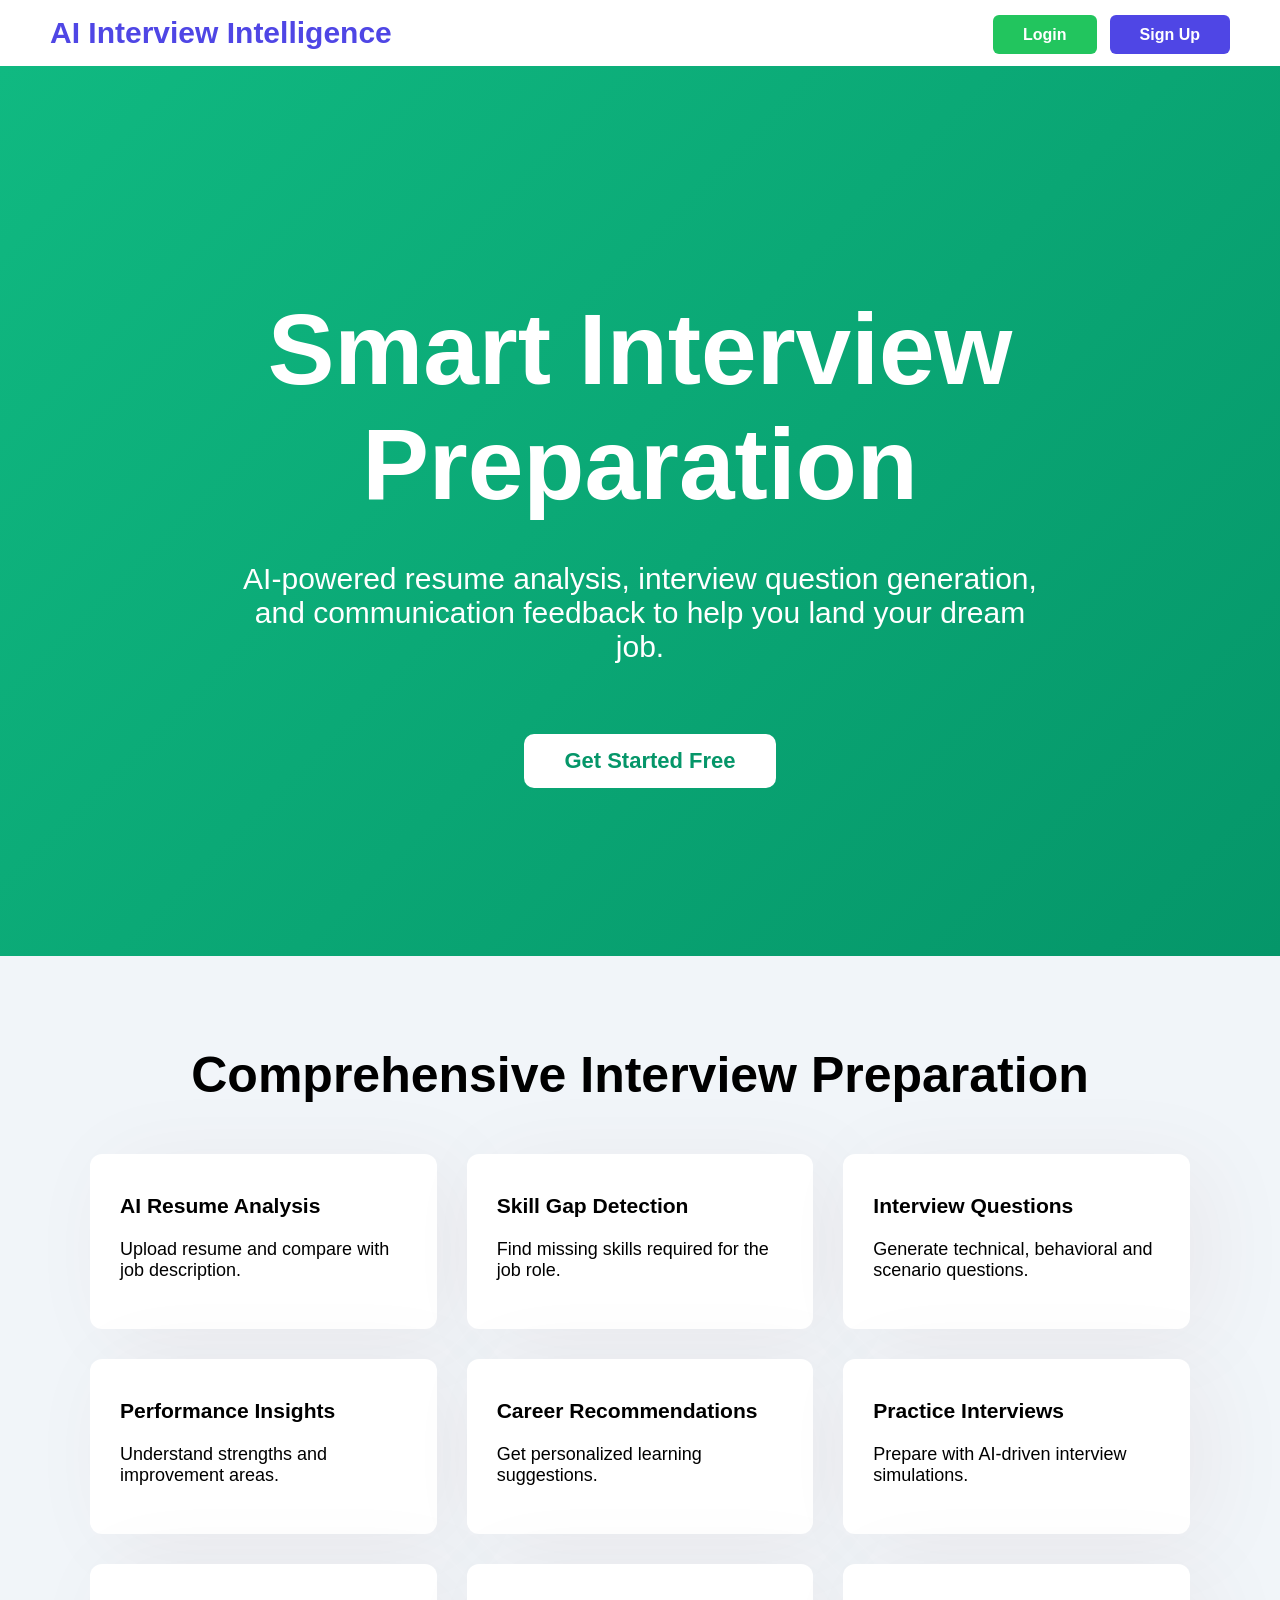
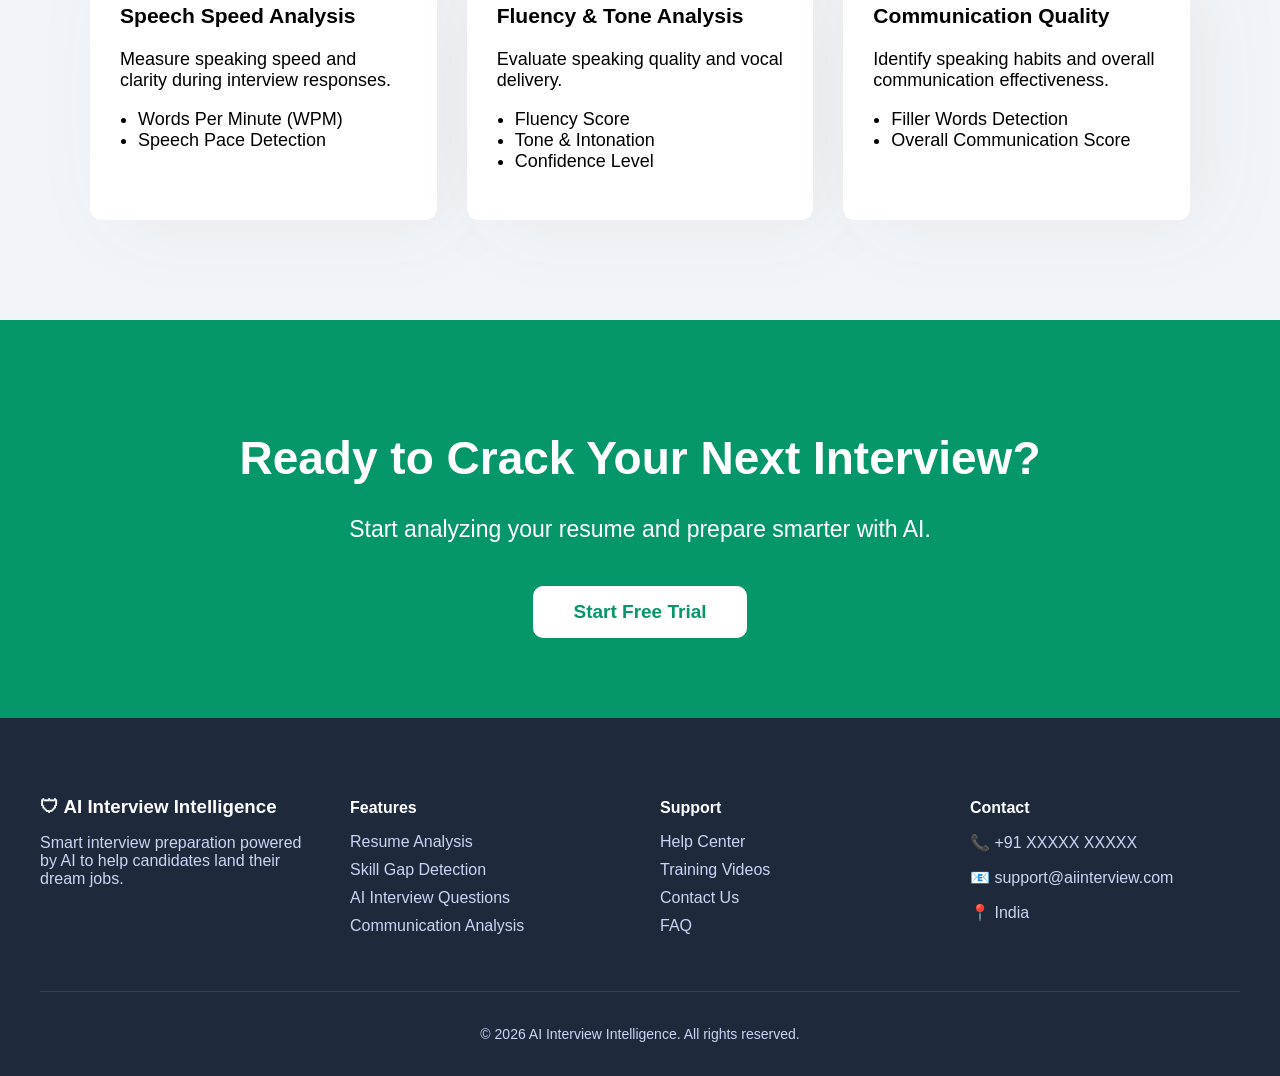
<file: frontend/index.html>
<!DOCTYPE html>
<html>
<head>

<title>AI Interview Intelligence Platform</title>
<link rel="stylesheet" href="style.css">

</head>

<body>

<!-- INTRO -->
<div id="intro">
<h1 class="intro-text">
AI Interview Intelligence
</h1>

</div>

<!-- NAVBAR -->

<div class="navbar">
<div class="logo">AI Interview Intelligence</div>

<div class="nav-buttons">
<button class="login" onclick="openLogin()">Login</button>
<button class="signup" onclick="openSignup()">Sign Up</button>
</div>
</div>

<!-- LOGIN MODAL -->

<div id="loginModal" class="modal">

<div class="modal-content">

<span class="close" onclick="closeLogin()">×</span>

<h2>Login</h2>

<div id="phoneSection">

<label>User Name</label>
<input type="text" id="loginName" placeholder="Enter Name">

<label>Mobile Number</label>
<input type="text" id="phone" placeholder="+91 12345 67890">

<button class="login-btn" onclick="sendOTP()">Send OTP</button>

<p class="signup-link">Don't have an account? <span onclick="switchToSignup()">Sign Up</span></p>


</div>

<div id="otpSection" style="display:none;">

<label>Enter OTP</label>
<input type="text" id="otp" placeholder="Enter OTP">

<button class="login-btn" onclick="verifyOTP()">Verify OTP</button>

</div>

<p class="terms">By logging in you agree to our Terms and Privacy Policy</p>

</div>

</div>


<!-- SIGNUP MODAL -->

<div id="signupModal" class="modal">

<div class="modal-content">

<span class="close" onclick="closeSignup()">×</span>

<h2>Sign Up</h2>

<label>User Name</label>
<input type="text" id="signupName" placeholder="Enter Name">

<label>Mobile Number</label>
<input type="text" id="signupPhone" placeholder="+91 12345 67890">

<label>Role</label>
<select>
<option>Select Role</option>
<option>Candidate</option>
<option>Recruiter</option>
</select>

<label>Experience</label>
<select>
<option>Select Experience</option>
<option>Fresher</option>
<option>1-3 Years</option>
<option>3+ Years</option>
</select>

<button class="signup-btn" onclick="signupUser()">Sign Up</button>
<p id="signupMessage" style="color:green;margin-top:10px;"></p>

<p class="login-link">
Already have an account?
<span onclick="switchToLogin()">Login</span>
</p>

</div>

</div>

<!-- HERO -->

<div class="hero" id="hero">

<h1>Smart Interview Preparation</h1>

<p>
AI-powered resume analysis, interview question generation,
and communication feedback to help you land your dream job.
</p>

<div class="hero-buttons">

<button class="start-btn" onclick="openLogin()">Get Started Free</button>

</div>

</div>

<!-- STATS

<div class="stats">

<div class="stat">
<h2>10,000+</h2>
<p>Resumes Analyzed</p>
</div>

<div class="stat">
<h2>95%</h2>
<p>Skill Detection Accuracy</p>
</div>

<div class="stat">
<h2>24/7</h2>
<p>AI Feedback</p>
</div>

<div class="stat">
<h2>100+</h2>
<p>Interview Topics</p>
</div>

</div> -->

<!-- FEATURES -->

<div class="features">
<div class="compre">
    <h2 style="font-size: 50px; margin-top: -10px;">Comprehensive Interview Preparation</h2>
</div>

<div class="feature-grid">

<div class="feature-card">
<h3>AI Resume Analysis</h3>
<p>Upload resume and compare with job description.</p>
</div>

<div class="feature-card">
<h3>Skill Gap Detection</h3>
<p>Find missing skills required for the job role.</p>
</div>

<div class="feature-card">
<h3>Interview Questions</h3>
<p>Generate technical, behavioral and scenario questions.</p>
</div>

<div class="feature-card">
<h3>Performance Insights</h3>
<p>Understand strengths and improvement areas.</p>
</div>

<div class="feature-card">
<h3>Career Recommendations</h3>
<p>Get personalized learning suggestions.</p>
</div>

<div class="feature-card">
<h3>Practice Interviews</h3>
<p>Prepare with AI-driven interview simulations.</p>
</div>

<div class="feature-card">
<h3>Speech Speed Analysis</h3>
<p>Measure speaking speed and clarity during interview responses.</p>
<ul style="margin-top:10px; padding-left:18px;">
<li>Words Per Minute (WPM)</li>
<li>Speech Pace Detection</li>
</ul>
</div>

<div class="feature-card">
<h3>Fluency & Tone Analysis</h3>
<p>Evaluate speaking quality and vocal delivery.</p>
<ul style="margin-top:10px; padding-left:18px;">
<li>Fluency Score</li>
<li>Tone & Intonation</li>
<li>Confidence Level</li>
</ul>
</div>

<div class="feature-card">
<h3>Communication Quality</h3>
<p>Identify speaking habits and overall communication effectiveness.</p>
<ul style="margin-top:10px; padding-left:18px;">
<li>Filler Words Detection</li>
<li>Overall Communication Score</li>
</ul>
</div>

</div>

</div>

<!-- CTA -->

<div class="cta">

<h1>Ready to Crack Your Next Interview?</h1>

<p>Start analyzing your resume and prepare smarter with AI.</p>

<div class="cta-button">
<button onclick="openLogin()">Start Free Trial</button>
</div>

</div>


<!-- FOOTER -->

<footer class="footer">

<div class="footer-container">

<div class="footer-section">
<h3>🛡 AI Interview Intelligence</h3>
<p>Smart interview preparation powered by AI to help candidates land their dream jobs.</p>
</div>

<div class="footer-section">
<h4>Features</h4>
<ul>
<li>Resume Analysis</li>
<li>Skill Gap Detection</li>
<li>AI Interview Questions</li>
<li>Communication Analysis</li>
</ul>
</div>

<div class="footer-section">
<h4>Support</h4>
<ul>
<li>Help Center</li>
<li>Training Videos</li>
<li>Contact Us</li>
<li>FAQ</li>
</ul>
</div>

<div class="footer-section">
<h4>Contact</h4>
<p>📞 +91 XXXXX XXXXX</p>
<p>📧 support@aiinterview.com</p>
<p>📍 India</p>
</div>

</div>

<div class="footer-bottom">
<p>© 2026 AI Interview Intelligence. All rights reserved.</p>
</div>

</footer>
<script src="script.js"></script>

</body>
</html>
</file>
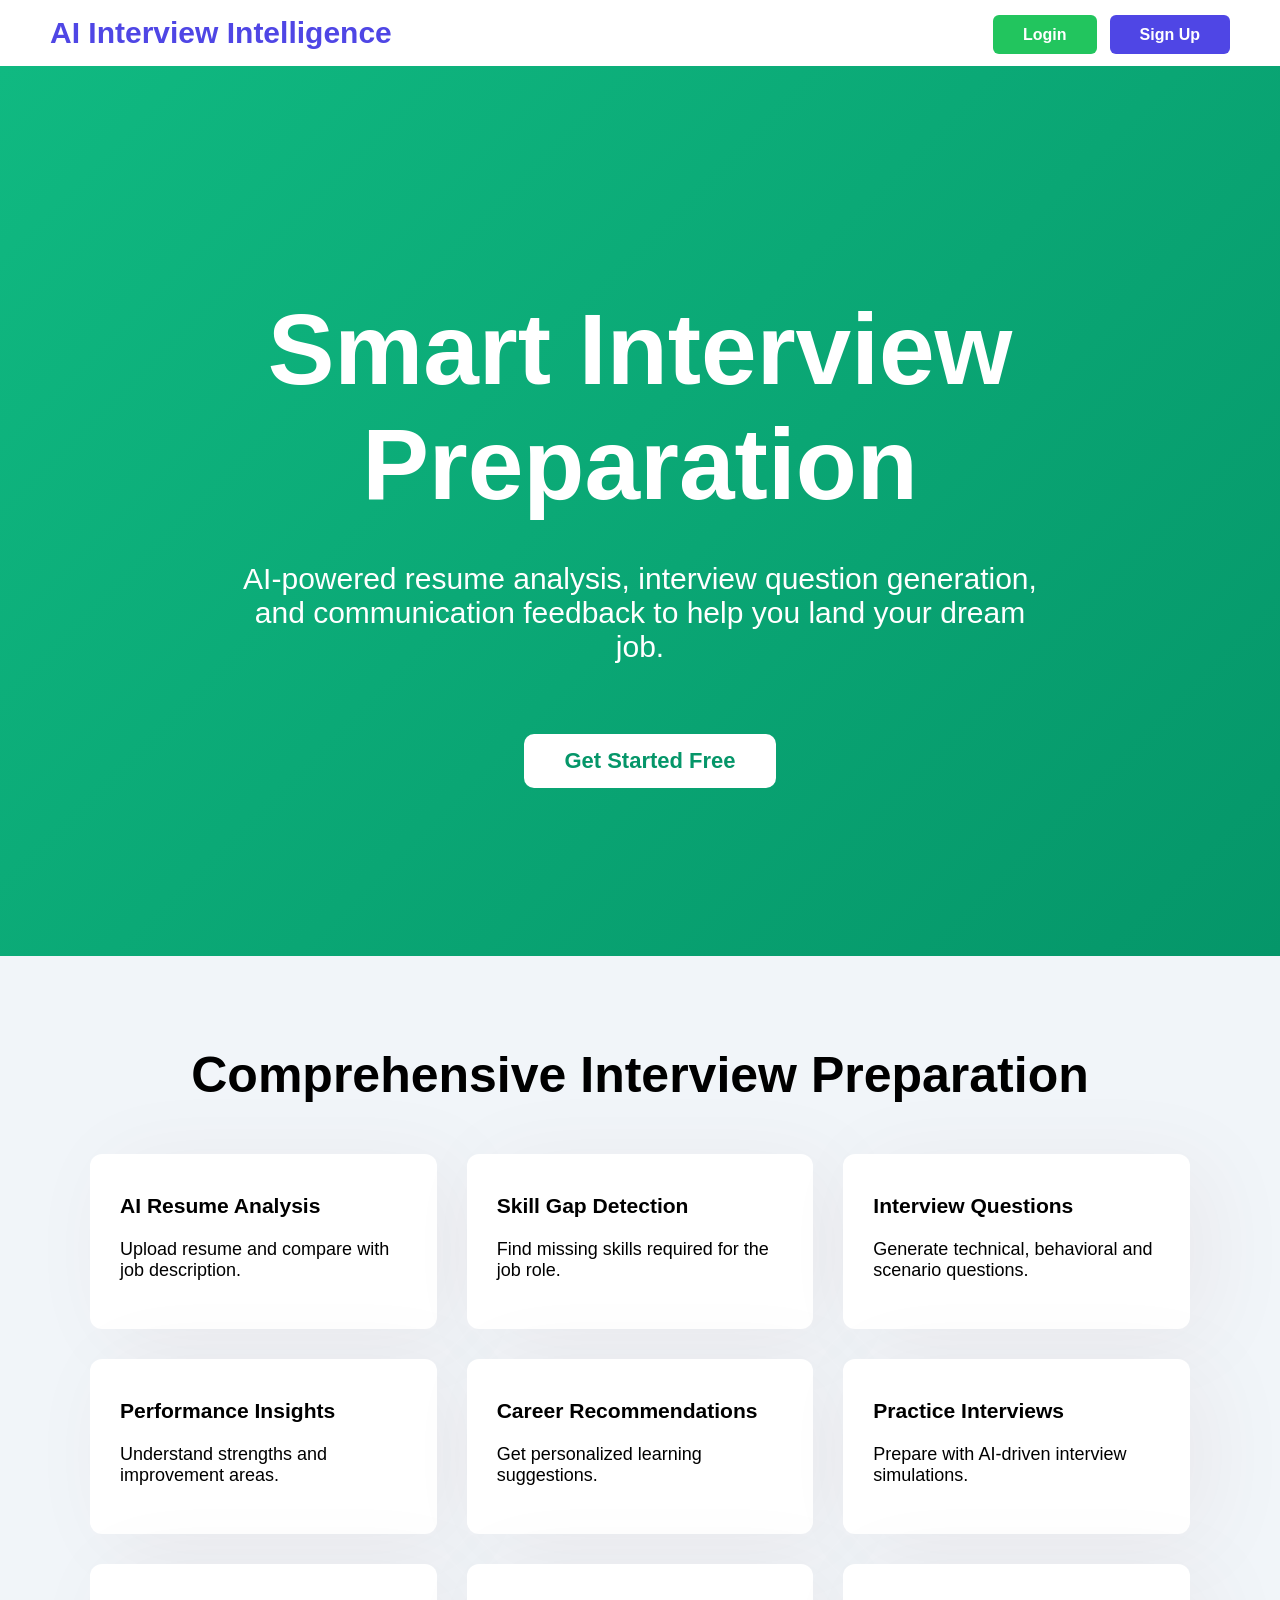
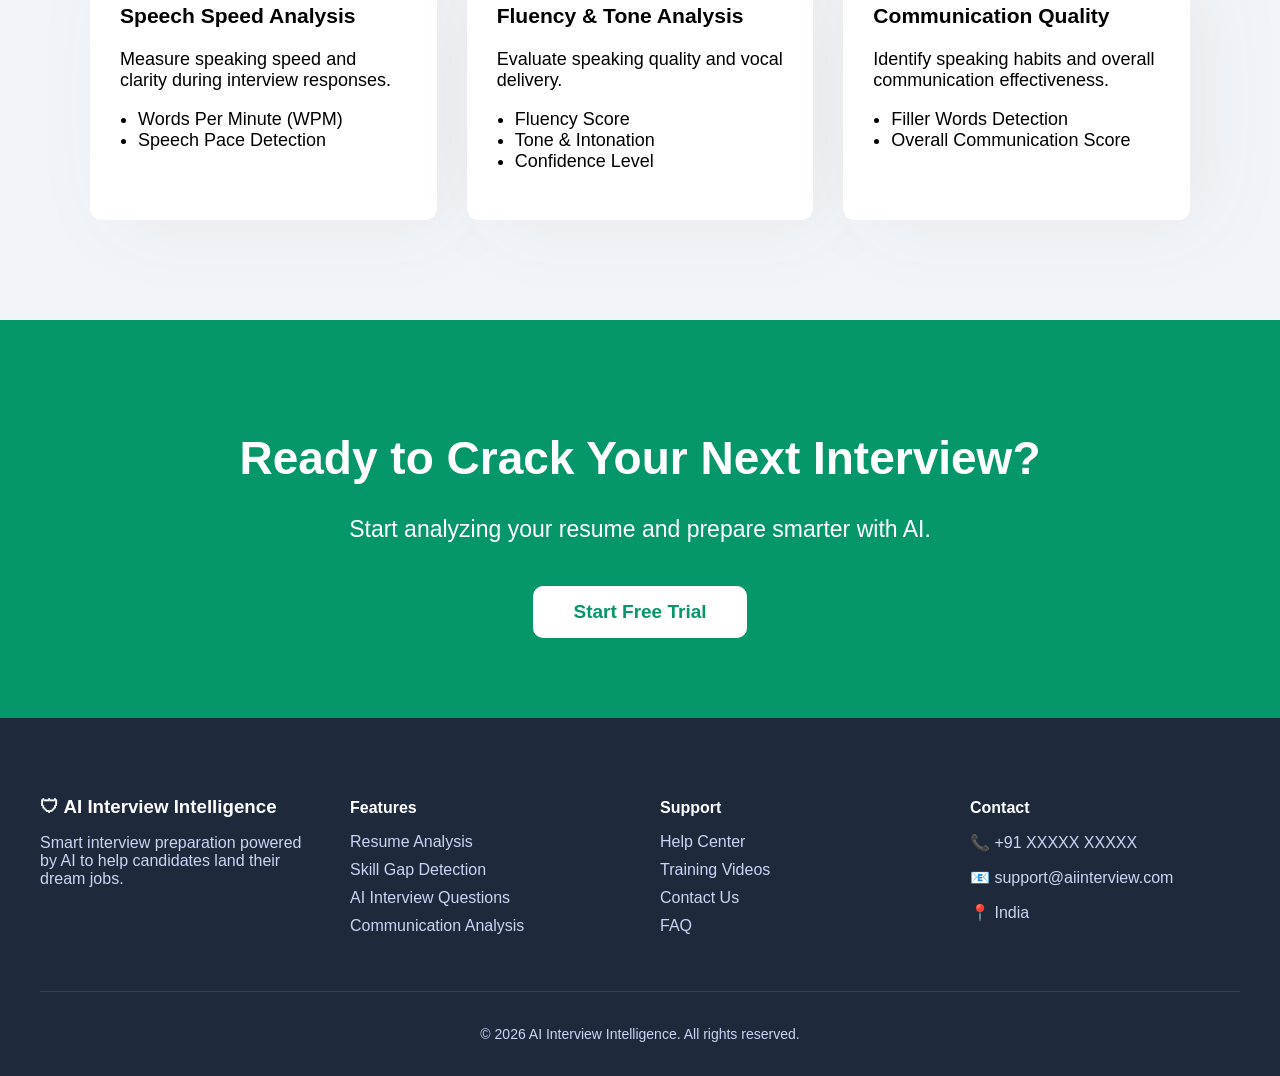
<file: frontend/analyzer.html>
<!DOCTYPE html>
<html lang="en">
<head>
    <meta charset="UTF-8">
    <meta name="viewport" content="width=device-width, initial-scale=1.0">
    <title>Analyzer</title>
    <link rel="stylesheet" href="style.css">
    <script>
    if(localStorage.getItem("loggedIn") !== "true"){
        alert("Please login first")
        window.location.href = "index.html"
    }
    </script>
    <script src="user.js"></script>
</head>
<body>

<!-- NAVBAR -->

<div class="navbar">
<div class="logo">AI Interview Intelligence</div>

<div class="nav-buttons">
<button id="userBtn" class="user-btn"></button>
<button onclick="logout()">Logout</button>

</div>
</div>
    

<!-- resume box -->
 
<div class="app" id="app">

<div class="container">

<h2 style="font-size: 35px; margin-top: -15px;">AI Resume Analyzer</h2>

<input type="file" id="resume">

<textarea id="jd" rows="15" placeholder="Paste Job Description"></textarea>

<button onclick="analyze()">Analyze Resume</button>

<div id="result"></div>


</div>

</div>
<script src="script.js"></script>

</body>
</html>
</file>
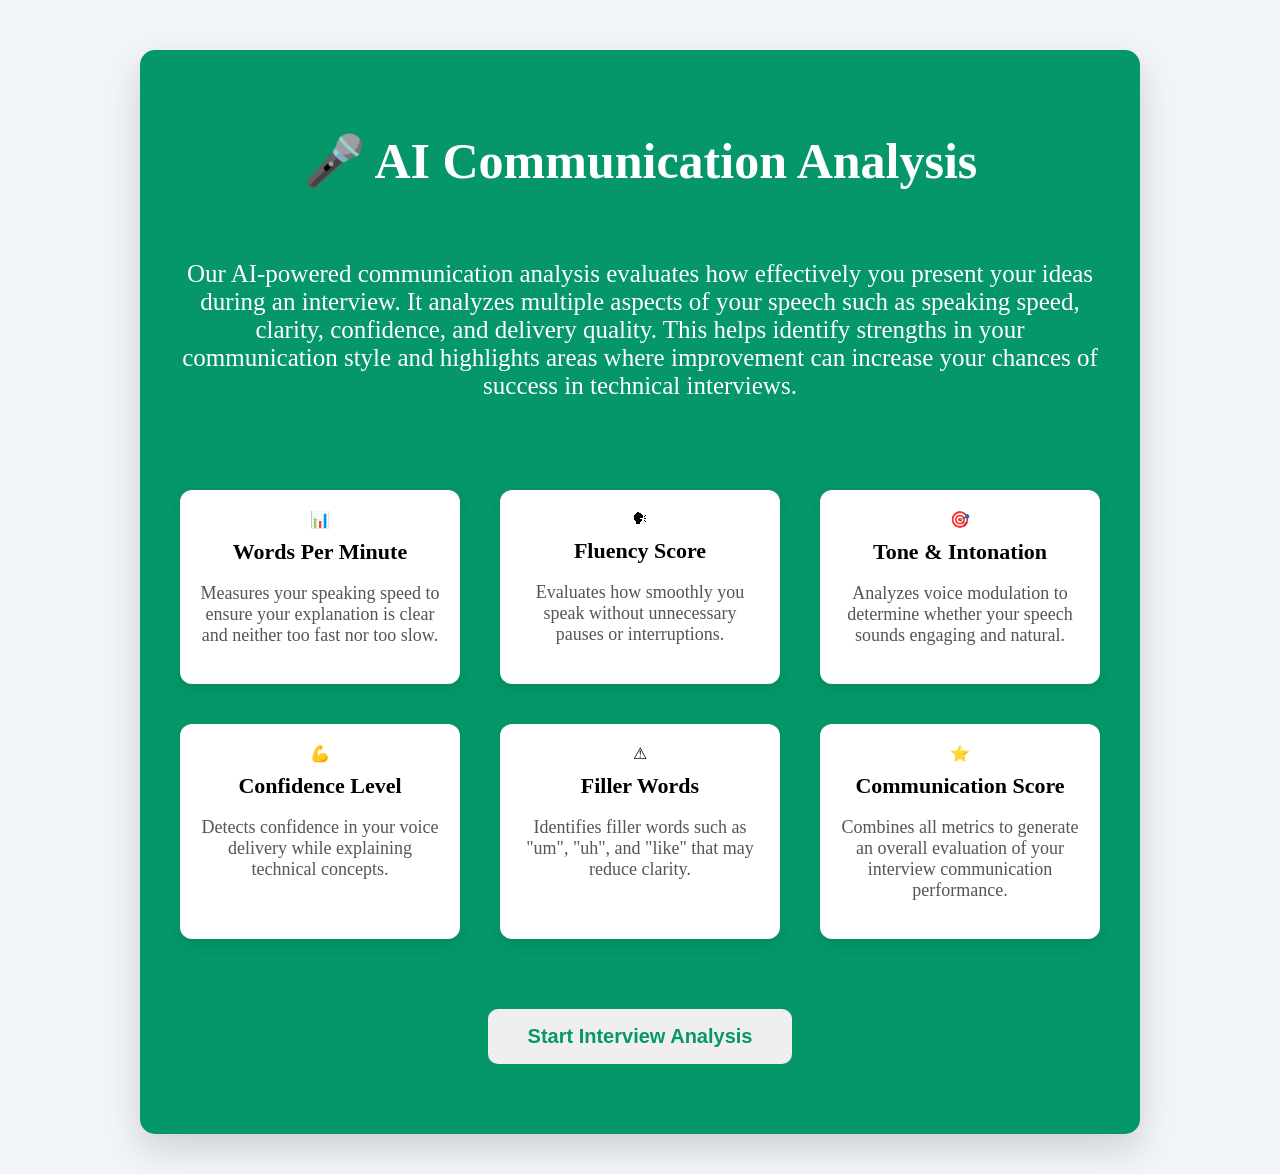
<file: frontend/communication_intro.html>
<!DOCTYPE html>
<html>

<head>

<title>Communication Analysis</title>
<script src="user.js"></script>


<style>

 *{
box-sizing:border-box;
}  

body{
margin: 0;
font-family:Segoe UI;
background:#f1f5f9;
}

.container{
margin:50px auto 40px auto;

background:#059669;
padding:40px;
border-radius:15px;
max-width:1000px;
box-shadow:0 15px 35px rgba(0,0,0,0.15);
text-align:center;
}

.navbar{
display:flex;
justify-content:space-between;
align-items:center;
padding:15px 40px;
background:white;
box-shadow:0 4px 12px rgba(0,0,0,0.1);
width:100%;
}

.logo{
font-size:30px;
font-weight:700;
color:#6366f1;
}

.nav-buttons{
    display: flex;
    height: 45px;
    gap: 20px;
}


.user-btn{
padding:14px 28px;
font-size:16px;
background:#6366f1;
color:white;
border:none;
border-radius:10px;
font-weight:600;
cursor:pointer;
transition:transform 0.2s;
}

.logout-btn{
padding:14px 28px;
font-size:16px;
background:#22c55e;
color:white;
border:none;
border-radius:10px;
font-weight:600;
cursor:pointer;
transition:transform 0.2s;
}

.user-btn:hover,
.logout-btn:hover{
transform:scale(1.08);
}


h2{
margin-bottom:20px;
font-size: 50px;
color: white;
}

/* .features{
text-align:left;
margin-top:20px;
}

.features li{
margin:10px 0;
font-size:16px;
} */

.start-btn{
margin-top:30px;
padding:16px 40px;
font-size:20px;
border:none;
border-radius:10px;
background:linear-gradient(135deg,white);
color:#059669;
cursor:pointer;
transition:transform 0.2s ease;
margin-bottom: 30px;
}

.start-btn:hover{
transform:scale(1.10);
}

.analysis-grid{
display:grid;
grid-template-columns:1fr 1fr 1fr;
gap:40px;
margin-top:30px;
margin-bottom: 40px;
}

.analysis-card{
background:white;
padding:20px;
border-radius:12px;
box-shadow:0 6px 15px rgba(0,0,0,0.08);
transition:transform 0.25s ease, box-shadow 0.25s ease;
cursor:pointer;
}

.analysis-card h4{
margin:10px 0;
}

.analysis-card p{
font-size:18px;
color:#555;
}

.analysis-card:hover{
transform:translateY(-25px);
box-shadow:0 12px 25px rgba(10,10,10,1.15);
}

.desc{
    font-size: 25px;
    margin-top: 70px;
    margin-bottom: 90px;
    color: white;
}

h4{
    font-size: 22px;
}

</style>

</head>

<body>


<div class="container">

<h2>🎤 AI Communication Analysis</h2>

<p class="desc">
Our AI-powered communication analysis evaluates how effectively you present your ideas during an interview. 
It analyzes multiple aspects of your speech such as speaking speed, clarity, confidence, and delivery quality. 
This helps identify strengths in your communication style and highlights areas where improvement can increase 
your chances of success in technical interviews.
</p>

<div class="analysis-grid">

<div class="analysis-card">
📊 <h4>Words Per Minute</h4>
<p>Measures your speaking speed to ensure your explanation is clear and neither too fast nor too slow.</p>
</div>

<div class="analysis-card">
🗣 <h4>Fluency Score</h4>
<p>Evaluates how smoothly you speak without unnecessary pauses or interruptions.</p>
</div>

<div class="analysis-card">
🎯 <h4>Tone & Intonation</h4>
<p>Analyzes voice modulation to determine whether your speech sounds engaging and natural.</p>
</div>

<div class="analysis-card">
💪 <h4>Confidence Level</h4>
<p>Detects confidence in your voice delivery while explaining technical concepts.</p>
</div>

<div class="analysis-card">
⚠ <h4>Filler Words</h4>
<p>Identifies filler words such as "um", "uh", and "like" that may reduce clarity.</p>
</div>

<div class="analysis-card">
⭐ <h4>Communication Score</h4>
<p>Combines all metrics to generate an overall evaluation of your interview communication performance.</p>
</div>

</div>

<button class="start-btn" onclick="startInterview()">
<b>Start Interview Analysis</b>
</button>

</div>

<script>

function startInterview(){
window.location.href="interview.html"
}

let user = localStorage.getItem("loggedUser")

if(user){
document.getElementById("userBtn").innerHTML = "👤 " + user
}

function logout(){
localStorage.removeItem("loggedUser")
window.location.href = "index.html"
}

</script>

</body>

</html>
</file>
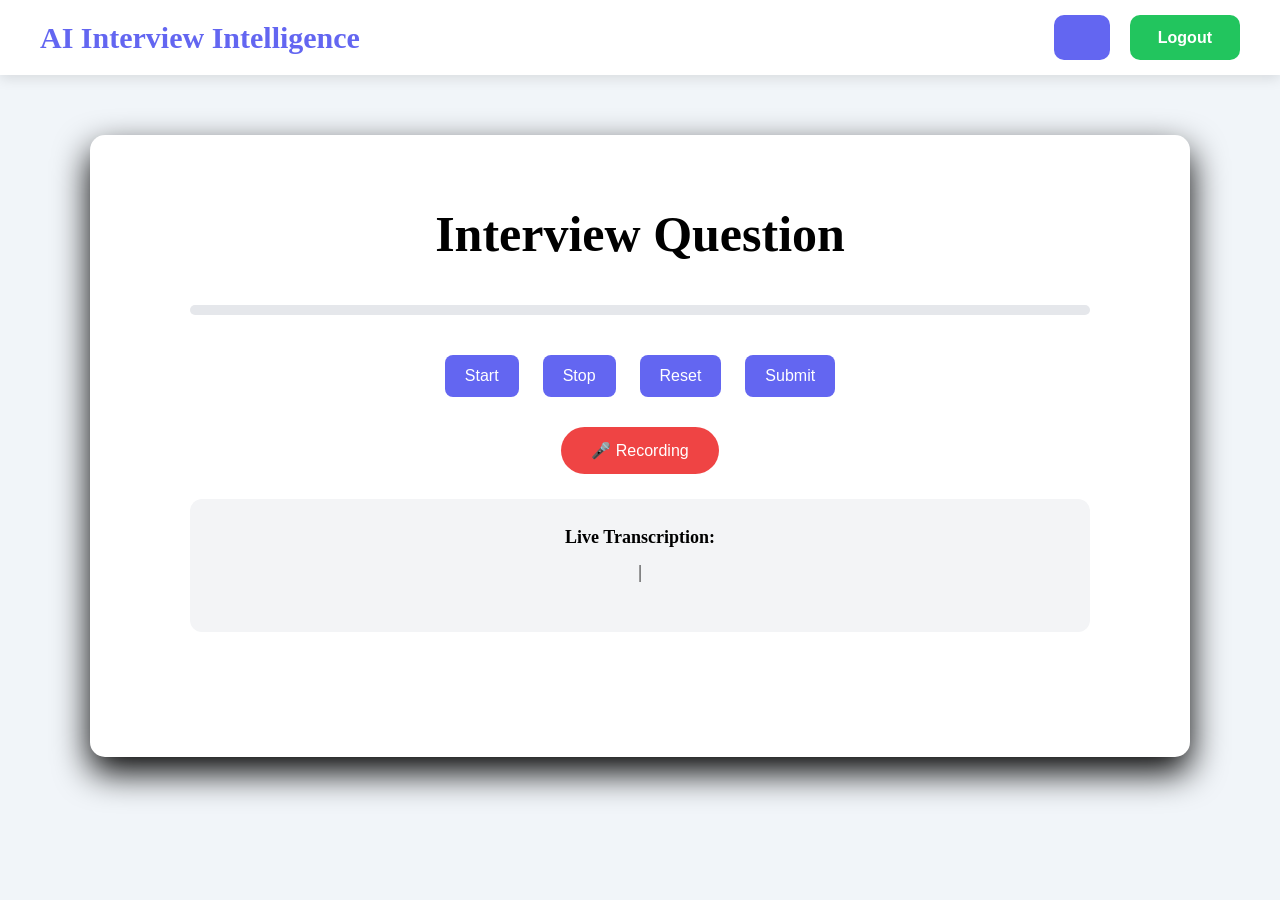
<file: frontend/interview.html>
<!DOCTYPE html>
<html lang="en">

<head>
<meta charset="UTF-8">
<meta name="viewport" content="width=device-width, initial-scale=1.0">

<title>Interview Analysis</title>
<script src="user.js"></script>


<style>

 *{
box-sizing:border-box;
}  

.navbar{
display:flex;
justify-content:space-between;
align-items:center;
padding:15px 40px;
background:white;
box-shadow:0 4px 12px rgba(0,0,0,0.1);
width:100%;
}

.logo{
font-size:30px;
font-weight:700;
color:#6366f1;
}

.nav-buttons{
    display: flex;
    height: 45px;
    gap: 20px;
}


.user-btn{
padding:14px 28px;
font-size:16px;
background:#6366f1;
color:white;
border:none;
border-radius:10px;
font-weight:600;
cursor:pointer;
transition:transform 0.2s;
}

.logout-btn{
padding:14px 28px;
font-size:16px;
background:#22c55e;
color:white;
border:none;
border-radius:10px;
font-weight:600;
cursor:pointer;
transition:transform 0.2s;
}

.user-btn:hover,
.logout-btn:hover{
transform:scale(1.08);
}

body{
font-family:Segoe UI;
background:#f1f5f9;
margin:0;
}

.container{
width:1100px;
max-width:95%;
margin:50px auto 40px auto;
background:white;
padding:100px;
border-radius:15px;
/* max-width:1000px; */
box-shadow:0 15px 35px rgba(0,0,0,1.15);
text-align:center;
margin-top: 60px;
}

#questionTitle{
    font-size: 50px;
    margin-top: -30px;
}

#questionText{
font-size:18px;
line-height:1.6;
margin-top:30px;
color:#333;
}

.controls button{
margin:10px;
padding:12px 20px;
font-size:16px;
border:none;
border-radius:8px;
background:#6366f1;
color:white;
cursor:pointer;
}

.controls button:hover{
transform:scale(1.05);
}

#recordBtn{
margin-top:20px;
padding:14px 30px;
background:#ef4444;
color:white;
border:none;
border-radius:50px;
font-size:16px;
cursor:pointer;
}

.recording{
animation:pulse 1s infinite;
}

@keyframes pulse{
0%{transform:scale(1)}
50%{transform:scale(1.15)}
100%{transform:scale(1)}
}

.progress-bar{
width:100%;
height:10px;
background:#e5e7eb;
border-radius:10px;
margin:20px 0;
}

#progressFill{
height:100%;
width:0%;
background:#6366f1;
border-radius:10px;
transition:width 0.5s;
}

.transcript-box{
background:#f3f4f6;
padding:28px;
border-radius:12px;
margin-top:25px;
min-height:100px;  
}

#transcript{
font-size:18px;
line-height:1.6;
color:#111;
margin-top:10px;
}

#result{
margin-top:25px;
font-size:22px;
line-height:1.8;
font-weight:400;
}

#result p{
font-size:18px;
margin:10px 0;
}

.next-container{
width:100%;
display:flex;
position: relative;
margin-top:25px;
}

#nextBtn,#finalSubmit{
position: absolute;
right: 0;
margin-top:30px;
padding:14px 30px;
border:none;
border-radius:10px;
background:#22c55e;
color:white;
font-size:16px;
cursor:pointer;
white-space: nowrap;
transition:transform 0.2s;

}

#nextBtn:hover{
transform:scale(1.10);

}


#transcript::after{
content:"|";
animation:blink 1s infinite;
}


@keyframes blink{
0%{opacity:1}
50%{opacity:0}
100%{opacity:1}
}

</style>

</head>

<body>

<!-- NAVBAR -->

<div class="navbar">
<div class="logo">AI Interview Intelligence</div>

<div class="nav-buttons">
<button id="userBtn" class="user-btn"></button>
<button class="logout-btn" onclick="logout()">Logout</button>

</div>
</div>

<div class="container">

<h2 id="questionTitle">Interview Question</h2>

<div class="progress-bar">
<div id="progressFill"></div>
</div>

<p id="questionText"></p>

<div class="controls">

<button onclick="startRecording()">Start</button>

<button onclick="stopRecording()">Stop</button>

<button onclick="resetRecording()">Reset</button>

<button onclick="submitAnswer()">Submit</button>

</div>

<button id="recordBtn">🎤 Recording</button>

<div class="transcript-box">
<b style="font-size: 18px;">Live Transcription:</b>
<p id="transcript"></p>
</div>

<div id="result"></div>

<div class="next-container">
<button id="nextBtn" onclick="nextQuestion()" style="display:none;">
Next Question
</button>

<button id="finalSubmit" onclick="finalSubmit()" style="display:none;">
Final Submit
</button>
</div>

</div>

<script>

//Load questions from previous phase
let data = JSON.parse(localStorage.getItem("analysisResults"))
let questions = data.questions.technical_questions

let currentQuestion = 0
let results = []

//Speech recognition setup
const SpeechRecognition =
window.SpeechRecognition || window.webkitSpeechRecognition

let recognition = new SpeechRecognition()
recognition.continuous = true

let transcript = ""

//Display question
function loadQuestion(){

document.getElementById("questionText").innerText =
questions[currentQuestion]

updateProgress()

}

loadQuestion()

//Progress bar
function updateProgress(){

let progress = ((currentQuestion+1)/5)*100
document.getElementById("progressFill").style.width = progress+"%"

}

let startTime = 0
let endTime = 0

//Recording
function startRecording(){
startTime = Date.now()
recognition.start()
document.getElementById("recordBtn").classList.add("recording")

}

// recognition.onresult = function(event){

// let text = event.results[event.results.length-1][0].transcript

// transcript += text + " "

// document.getElementById("transcript").innerText = transcript

// }

recognition.onresult = function(event){

let text = event.results[event.results.length-1][0].transcript

let words = text.split(" ")

showWords(words)

}

function showWords(words){

let i = 0

let interval = setInterval(function(){

if(i < words.length){

transcript += words[i] + " "

document.getElementById("transcript").innerText = transcript

i++

}
else{
clearInterval(interval)
}

},120)

}

//stop recording
function stopRecording(){
endTime = Date.now()
recognition.stop()
document.getElementById("recordBtn").classList.remove("recording")
}

function resetRecording(){

transcript = ""
document.getElementById("transcript").innerText=""

}

//Submit Answer
function submitAnswer(){

// let words = transcript.trim().split(/\s+/).length

// let duration = 90

// let wpm = words/(duration/60)

// let fillerWords = (transcript.match(/um|uh|like/gi)||[]).length

// let score = Math.min(100, Math.round(wpm + (20 - fillerWords)))

let words = transcript.trim().split(/\s+/).length

if(transcript.trim().length === 0){
alert("Please record your answer first")
return
}

let durationSeconds = (endTime - startTime) / 1000
if(durationSeconds <= 0){
durationSeconds = 1
}
let durationMinutes = durationSeconds / 60
let wpm = Math.round(words / durationMinutes)

/* filler detection */

let fillerMatches =
transcript.match(/\b(um|uh|like|you know|actually|so|basically|literally|totally|really|sort of|kind of|I mean|you see|okay|alright|rather|somewhat|obviously)\b/gi) || []

let fillerCount = fillerMatches.length

/* sentence analysis */

let sentences =
transcript.split(/[.!?]/).filter(s=>s.trim().length>0)

if(sentences.length === 0){
sentences = [transcript]
}

let avgSentenceLength = words / sentences.length

/* scores */

let speedScore = Math.min(100,(wpm/150)*100)

let fillerPenalty = Math.max(0,100 - fillerCount*5)

let clarityScore = Math.min(100,avgSentenceLength*5)

let fluencyScore = (speedScore + fillerPenalty)/2

let confidenceScore = Math.min(100,(words/50)*100)

let communicationScore =
Math.round((fluencyScore + clarityScore + confidenceScore)/3)

// let resultHTML = `
// <p><b>Words Per Minute:</b> ${Math.round(wpm)}</p>
// <p><b>Filler Words:</b> ${fillerWords}</p>
// <p><b>Communication Score:</b> ${score}</p>
// `

let resultHTML = `
<p><b>Words Per Minute:</b> ${wpm}</p>
<p><b>Filler Words:</b> ${fillerCount}</p>
<p><b>Fluency Score:</b> ${Math.round(fluencyScore)}</p>
<p><b>Clarity Score:</b> ${Math.round(clarityScore)}</p>
<p><b>Confidence Score:</b> ${Math.round(confidenceScore)}</p>
<p><b>Overall Communication Score:</b> ${communicationScore}</p>
`

document.getElementById("result").innerHTML = resultHTML

results.push({
question: questions[currentQuestion],
answer: transcript,
wpm: Math.round(wpm),
filler: fillerCount,
score: communicationScore
})

let feedback = ""

if(wpm < 90)
feedback += "Speak slightly faster. "

if(fillerCount > 3)
feedback += "Reduce filler words like 'um' or 'uh'. "

if(words < 30)
feedback += "Try to give more detailed answers. "

document.getElementById("result").innerHTML +=
"<p style='margin-top:18px'><b>AI Feedback:</b> "+feedback+"</p>"

/* show correct button */

if(currentQuestion < 4){

document.getElementById("nextBtn").style.display="block"

}else{

document.getElementById("finalSubmit").style.display="block"

}

}

//Next Question
function nextQuestion(){

currentQuestion++

transcript=""

document.getElementById("transcript").innerText=""
document.getElementById("result").innerHTML=""
document.getElementById("nextBtn").style.display="none"

loadQuestion()

}

//Final submit
function finalSubmit(){

localStorage.setItem("communicationResults", JSON.stringify(results))

window.location.href="report.html"

}

</script>

</body>

</html>
</file>
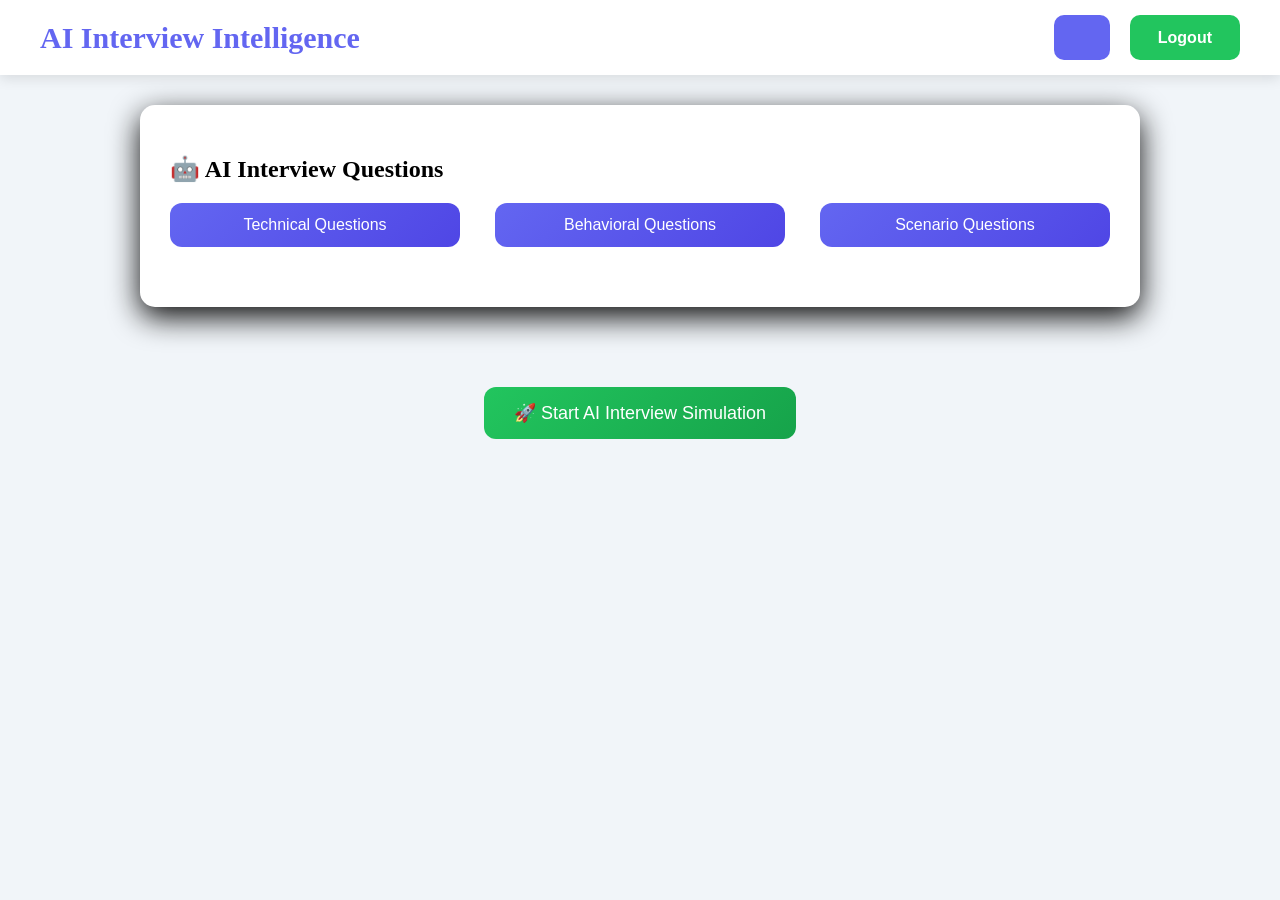
<file: frontend/questions.html>
<!DOCTYPE html>
<html>

<head>

<title>AI Interview Questions</title>
<script src="user.js"></script>


<style>

*{
box-sizing:border-box;
}   

body{
margin: 0;
font-family:Segoe UI;
background:#f1f5f9;
}

.container{
max-width:1000px;
margin:30px auto 40px auto;
background:white;
padding:30px;
border-radius:15px;
box-shadow:0 10px 30px rgba(10,10,10,2.1);
}

.question-buttons{
display:flex;
gap:35px;
margin-top:20px;
}

.qbtn{
flex:1;
padding:13px;
font-size:16px;
border:none;
border-radius:12px;
background:linear-gradient(135deg,#6366f1,#4f46e5);
color:white;
cursor:pointer;
transition:transform 0.2s ease;
}


.qbtn:hover{
background:#4f46e5;
transform: scale(1.08);
}

.navbar{
display:flex;
justify-content:space-between;
align-items:center;
padding:15px 40px;
background:white;
box-shadow:0 4px 12px rgba(0,0,0,0.1);
width:100%;
}

.logo{
font-size:30px;
font-weight:700;
color:#6366f1;
}

.nav-buttons{
    display: flex;
    height: 45px;
    gap: 20px;
}


.user-btn{
padding:14px 28px;
font-size:16px;
background:#6366f1;
color:white;
border:none;
border-radius:10px;
font-weight:600;
cursor:pointer;
transition:transform 0.2s;
}

.logout-btn{
padding:14px 28px;
font-size:16px;
background:#22c55e;
color:white;
border:none;
border-radius:10px;
font-weight:600;
cursor:pointer;
transition:transform 0.2s;
}

.user-btn:hover,
.logout-btn:hover{
transform:scale(1.08);
}

.phase3-btn{
display:block;
margin:80px auto;
padding:15px 30px;
font-size:18px;
background:linear-gradient(135deg,#22c55e,#16a34a);
color:white;
border:none;
border-radius:12px;
cursor:pointer;
transition:transform 0.2s ease;
}

.phase3-btn:hover{
transform:scale(1.08);
}

</style>

</head>

<body>

<!-- NAVBAR -->

<div class="navbar">
<div class="logo">AI Interview Intelligence</div>

<div class="nav-buttons">
<button id="userBtn" class="user-btn"></button>
<button class="logout-btn" onclick="logout()">Logout</button>

</div>
</div>

<div class="container">

<h2>🤖 AI Interview Questions</h2>

<div class="question-buttons">

<button onclick="loadQuestions('technical')" class="qbtn">
Technical Questions
</button>

<button onclick="loadQuestions('behavioral')" class="qbtn">
Behavioral Questions
</button>

<button onclick="loadQuestions('scenario')" class="qbtn">
Scenario Questions
</button>

</div>

<div id="questionsOutput" style="margin-top:30px;"></div>

</div>

<button class="phase3-btn" onclick="openPhase3()">
🚀 Start AI Interview Simulation
</button>
<!-- <p>Answer questions verbally and receive communication feedback.</p> -->

<script>

let data = JSON.parse(localStorage.getItem("analysisResults"))

let questions = data.questions

function loadQuestions(type){

let list = []

if(type === "technical"){
list = questions.technical_questions
}

if(type === "behavioral"){
list = questions.behavioral_questions
}

if(type === "scenario"){
list = questions.scenario_questions
}

let html = "<ul>"

list.forEach(q=>{
html += "<li>"+q+"</li>"
})

html += "</ul>"

document.getElementById("questionsOutput").innerHTML = html

}

// phase3

function openPhase3(){
window.location.href="communication_intro.html"
}

</script>

</body>

</html>
</file>
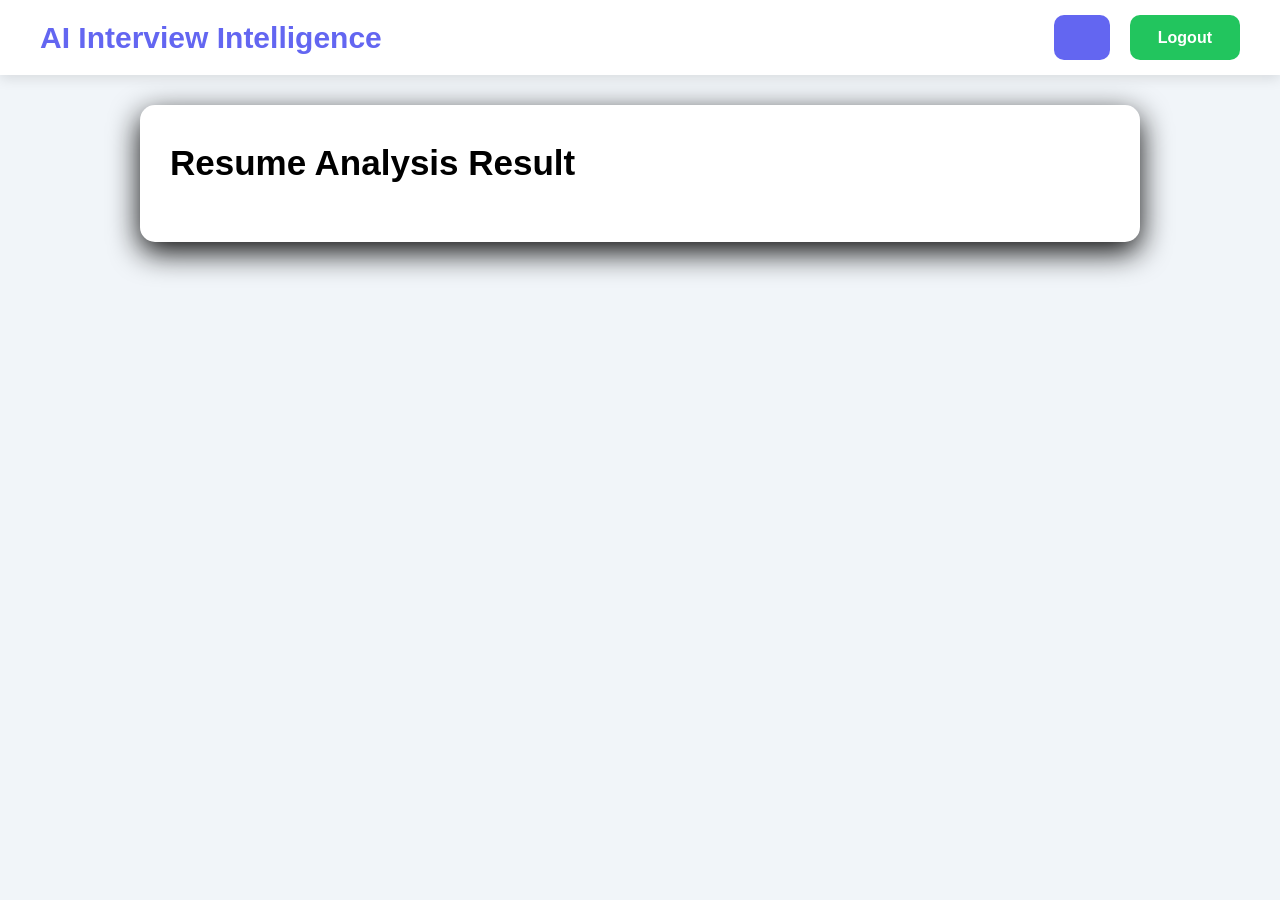
<file: frontend/results.html>
<!DOCTYPE html>
<html>

<head>

<title>Resume Analysis Result</title>
<script src="user.js"></script>


<style>

*{
box-sizing:border-box;
}

body{
margin:0;
font-family:'Segoe UI',sans-serif;
background:#f1f5f9;
/* min-height:30vh; */

}

.generate-btn{
padding:12px 20px;
background:#6366f1;
color:white;
border:none;
border-radius:8px;
cursor:pointer;
margin-bottom:10px;
transition:transform 0.2s ease;
}

.generate-btn:hover{
transform:scale(1.08);
}

.qbtn{
padding:8px 14px;
background:#22c55e;
color:white;
border:none;
border-radius:6px;
margin:5px;
cursor:pointer;
}

.container{
max-width:1000px;
margin:30px auto 40px auto;
background:white;
padding:30px;
border-radius:15px;
box-shadow:0 10px 30px rgba(10,10,10,2.1);
}

.cards{
display:grid;
grid-template-columns:1fr 1fr;
gap:20px;
margin-top:20px;
}

.card{
background:white;
padding:20px;
border-radius:12px;
box-shadow:0 6px 15px rgba(0,0,0,0.08);
}

.tag{
background:#e0f2fe;
padding:6px 10px;
border-radius:15px;
margin:4px;
display:inline-block;
}

.missing{
background:#fee2e2;
}

.navbar{
display:flex;
justify-content:space-between;
align-items:center;
padding:15px 40px;
background:white;
box-shadow:0 4px 12px rgba(0,0,0,0.1);
width:100%;
}

.logo{
font-size:30px;
font-weight:700;
color:#6366f1;
}

.nav-buttons{
    display: flex;
    height: 45px;
    gap: 20px;
}

.user-btn{
padding:14px 28px;
font-size:16px;
background:#6366f1;
color:white;
border:none;
border-radius:10px;
font-weight:600;
cursor:pointer;
transition:transform 0.2s;
}

.logout-btn{
padding:14px 28px;
font-size:16px;
background:#22c55e;
color:white;
border:none;
border-radius:10px;
font-weight:600;
cursor:pointer;
transition:transform 0.2s;
}

.user-btn:hover,
.logout-btn:hover{
transform:scale(1.08);
}

.progress{
width:100%;
height:12px;
background:#e5e7eb;
border-radius:10px;
overflow:hidden;
margin:10px 0;
}

.progress-bar{
height:100%;
/* background:linear-gradient(90deg,#6366f1,#4f46e5); */
background:linear-gradient(90deg,#22c55e,#16a34a);
border-radius:10px;
}

</style>

</head>

<body>

<!-- NAVBAR -->

<div class="navbar">
<div class="logo">AI Interview Intelligence</div>

<div class="nav-buttons">
<button id="userBtn" class="user-btn"></button>
<button class="logout-btn" onclick="logout()">Logout</button>

</div>
</div>

<div class="container">

<h2 style="font-size: 35px; margin-top: 8px;">Resume Analysis Result</h2>

<div id="result"></div>

</div>

<script>

let data = JSON.parse(localStorage.getItem("analysisResults"))

let score = data.score
let analysis = data.analysis
let questions = data.questions

let html = `

<div class="cards">

<div class="card">

<h3>🎯 Alignment Score</h3>

<div class="progress">
<div class="progress-bar" style="width:${score}%"></div>
</div>

<p><b>${score}% Match</b></p>

</div>

<div class="card">

<h3>💪 Strengths</h3>

${analysis.strengths.map(s=>`<span class="tag">${s}</span>`).join("")}

</div>

<div class="card">

<h3>⚠ Missing Skills</h3>

${analysis.missing_skills.map(s=>`<span class="tag missing">${s}</span>`).join("")}

</div>

<div class="card">

<h3>💡 Recommendations</h3>

<ul>
${analysis.recommendations.map(r=>`<li>${r}</li>`).join("")}
</ul>

</div>

</div>

<h3 style="margin-top:40px;">🤖 AI Interview Questions</h3>

<button onclick="openQuestionsPage()" class="generate-btn">
Generate Questions
</button>

<div id="questionTypes" style="display:none;margin-top:20px;">

<button onclick="loadQuestions('technical')" class="qbtn">
Technical Questions
</button>

<button onclick="loadQuestions('behavioral')" class="qbtn">
Behavioral Questions
</button>

<button onclick="loadQuestions('scenario')" class="qbtn">
Scenario Questions
</button>

</div>

<div id="questionsOutput" class="card" style="margin-top:20px; display: none"></div>


`
document.getElementById("result").innerHTML = html

// QUESTIONS GENERATE

function showQuestionTypes(){
document.getElementById("questionTypes").style.display="block"
}

function loadQuestions(type){
let data = JSON.parse(localStorage.getItem("analysisResults"))
console.log("Stored Analysis Results:", data)

if(!data){
alert("No analysis data found")
return
}

let questions = data.questions
let list = []

if(type === "technical"){
list = questions.technical_questions
}

if(type === "behavioral"){
list = questions.behavioral_questions
}

if(type === "scenario"){
list = questions.scenario_questions
}

let html = "<ul>"

list.forEach(q=>{
html += `<li>${q}</li>`
})

html += "</ul>"

document.getElementById("questionsOutput").innerHTML = html

}

function openQuestionsPage(){
window.location.href = "questions.html"

}

</script>

</body>

</html>
</file>
<file: frontend/style.css>
body{
margin:0;
font-family:'Segoe UI',sans-serif;
background:#f1f5f9;
animation:showPage 10s linear 0.5s forwards;
visibility:hidden;
}

@keyframes showPage{
to{
visibility:visible;
}
}

/* body{
margin:0;
font-family:'Segoe UI',sans-serif;
background:#f1f5f9;
color:#333;
} */

/* INTRO SCREEN */

#intro{
position:fixed;
top:0;
left:0;
width:100%;
height:100vh;
background:#325d62;
display:flex;
justify-content:center;
align-items:center;
z-index:9999;
animation:fadeOut 2.5s ease forwards;
animation-delay:2.5s;
}

.intro-text{
color:rgb(255, 255, 255);
font-size:125px;
font-weight:700;
letter-spacing:2px;
animation:zoomIn 8s ease;
}

/* TEXT ANIMATION */

@keyframes zoomIn{
    0%{
        opacity:0;
        transform:scale(0.5);
    }
    100%{
        opacity:1;
        transform:scale(1);
    }
}

/* SCREEN FADE OUT */

@keyframes fadeOut{

to{
opacity:0;
visibility:hidden;
}

}

/* NAVBAR */

.user-menu{
position:relative;
}

.dropdown{
position:absolute;
top:50px;
right:0;
background:white;
border-radius:10px;
box-shadow:0 10px 20px rgba(0,0,0,0.1);
display:none;
flex-direction:column;
min-width:180px;
overflow:hidden;
}

.dropdown a{
padding:12px 16px;
text-decoration:none;
color:#333;
font-size:14px;
border-bottom:1px solid #eee;
}

.dropdown a:hover{
background:#f3f4f6;
}

.navbar{
height: 40px;
display:flex;
justify-content: space-between;
align-items:center;
padding:13px 50px;
background:white;
box-shadow:0px 8px 10px rgba(0,0,0,0.05);
}

.logo{
font-weight:bold;
font-size:30px;
color:#4f46e5;
}

.nav-buttons{
    display: flex;
    height: 59px;
    margin-top:-17px;
}

.nav-buttons button{
margin-left:13px;
padding:8px 30px;
border:none;
border-radius:6px;
cursor:pointer;
}

.login{
background:#22c55e;
color:white;
}

.signup{
background:#4f46e5;
color:white;
white-space: nowrap;
}

/* HERO */

.hero{
height:90vh;
display:flex;
flex-direction:column;
justify-content:center;
align-items:center;
text-align:center;
background:linear-gradient(135deg,#10b981,#059669);
color:white;
padding:40px;
}

.hero h1{
font-size:100px;
margin-bottom:10px;
}

.hero p{
font-size:30px;
max-width:800px;
}

.hero-buttons{
margin-top:30px;
}

.hero-buttons button{
padding:14px 30px;
margin:10px;
border-radius:10px;
border:none;
font-size:22px;
cursor:pointer;
}

.start-btn{
background:white;
color:#059669;
font-weight:bold;
}

.learn-btn{
background:transparent;
border:2px solid white;
color:white;
}

/* STATS */

.stats{
display:flex;
justify-content:center;
gap:80px;
padding:40px;
background:white;
}

.stat{
text-align:center;
}

.stat h2{
color:#10b981;
}

/* FEATURES */

.features{
padding:100px 30px;
text-align:center;
}

.feature-grid{
margin-top:50px;
display:grid;
grid-template-columns:repeat(3,1fr);
gap:30px;
max-width:1100px;
margin-left:auto;
margin-right:auto;
}

.feature-card{
font-size: 18px;
background:white;
padding:30px;
border-radius:12px;
box-shadow:20px 8px 90px rgba(100,0,0,0.05);
text-align:left;
}

.feature-card h3{
margin-top:10px;
}


/* CTA */

.cta{
font-size: 23px;
background:#059669;
color:white;
text-align:center;
padding:80px 20px;

}

.cta button{
margin-top:20px;
padding:15px 40px;
background:white;
color:#059669;
border:none;
border-radius:10px;
font-size:19px;
cursor:pointer;
}

.cta-button{
    display: inline-block;
}

/* APP SECTION */

.app{
display:block;
padding:40px;
}

.container{
max-width:1000px;
margin:auto;
background:white;
padding:75px;
border-radius:18px;
box-shadow:0 0px 40px rgba(10,10,10,5.08);
}

h2{
text-align:center;
margin-bottom:20px;
}

input,textarea{
width:100%;
padding:14px;
margin-top:12px;
border-radius:10px;
border:1px solid #e5e7eb;
font-size:15px;
background:#fafafa;
}

button{
width:100%;
padding:15px;
margin-top:20px;
background:#22c55e;
color:white;
border:none;
border-radius:15px;
font-size:16px;
font-weight:600;
cursor:pointer;
transition:0.2s;
}

button:hover{
/* background:#aef3c8; */
transform: scale(1.08);
}

/* RESULT CARDS */

.cards{
display:grid;
grid-template-columns:1fr 1fr;
gap:25px;
margin-top:30px;
}

.card{
background:white;
padding:25px;
border-radius:16px;
box-shadow:0 8px 20px rgba(0,0,0,0.06);
border:1px solid #f1f5f9;
}

.tags{
display:flex;
flex-wrap:wrap;
gap:8px;
}

.tag{
background:#e0f2fe;
padding:8px 12px;
border-radius:20px;
font-size:13px;
font-weight:500;
}

.missing{
background:#fee2e2;
color:#991b1b;
}

.progress{
background:#e5e7eb;
border-radius:10px;
height:14px;
overflow:hidden;
margin-top:10px;
}

.progress-bar{
background:linear-gradient(90deg,#22c55e,#16a34a);
height:100%;
}

.generate-btn{
margin-top:20px;
padding:14px;
background:linear-gradient(90deg,#6366f1,#4f46e5);
color:white;
border:none;
border-radius:10px;
font-size:16px;
font-weight:600;
cursor:pointer;
}

.qbtn{
margin:6px;
padding:10px 18px;
border:none;
background:#22c55e;
color:white;
border-radius:8px;
cursor:pointer;
font-size:14px;
}

/* FOOTER */

.footer{
background:#1e293b;
color:#cbd5f5;
padding:60px 40px 20px;
}

.footer-container{
max-width:1200px;
margin:auto;
display:grid;
grid-template-columns:repeat(4,1fr);
gap:40px;
}

.footer-section h3{
color:white;
margin-bottom:10px;
}

.footer-section h4{
color:white;
margin-bottom:15px;
}

.footer-section ul{
list-style:none;
padding:0;
}

.footer-section ul li{
margin-bottom:10px;
cursor:pointer;
}

.footer-section ul li:hover{
color:white;
}

.footer-bottom{
text-align:center;
margin-top:40px;
padding-top:20px;
border-top:1px solid rgba(255,255,255,0.1);
font-size:14px;
}

/* MODAL BACKGROUND */

.modal{
display:none;
position:fixed;
top:0;
left:0;
width:100%;
height:100%;
background:rgba(0,0,0,0.5);
backdrop-filter:blur(4px);
justify-content:center;
align-items:center;
z-index:9999;
}

/* MODAL BOX */

.modal-content{
background:white;
padding:30px;
width:380px;
border-radius:12px;
box-shadow:0 10px 40px rgba(0,0,0,0.2);
position:relative;
}

/* CLOSE BUTTON */

.close{
position:absolute;
right:15px;
top:10px;
font-size:22px;
cursor:pointer;
}

/* FORM */

.modal-content h2{
margin-bottom:20px;
}

.modal-content label{
font-size:14px;
margin-top:10px;
display:block;
}

.modal-content input,
.modal-content select{
width:100%;
padding:12px;
margin-top:5px;
border-radius:8px;
border:1px solid #ddd;
}

/* BUTTONS */

.login-btn{
margin-top:20px;
width:100%;
padding:12px;
background:#16a34a;
border:none;
color:white;
border-radius:8px;
font-weight:600;
}

.signup-btn{
margin-top:20px;
width:100%;
padding:12px;
background:#2563eb;
border:none;
color:white;
border-radius:8px;
font-weight:600;
}

/* LINKS */

.terms{
font-size:13px;
margin-top:10px;
color:#666;
}

.terms span{
color:#16a34a;
cursor:pointer;
}

.login-link{
margin-top:10px;
font-size:14px;
}

.login-link span{
color:#2563eb;
cursor:pointer;
}

.signup-link{
margin-top:10px;
font-size:14px;
text-align:center;
}

.signup-link span{
color:#2563eb;
cursor:pointer;
font-weight:600;
}

/* user button */

.user-btn{
background:#6366f1;
white-space: nowrap;

}
</file>
